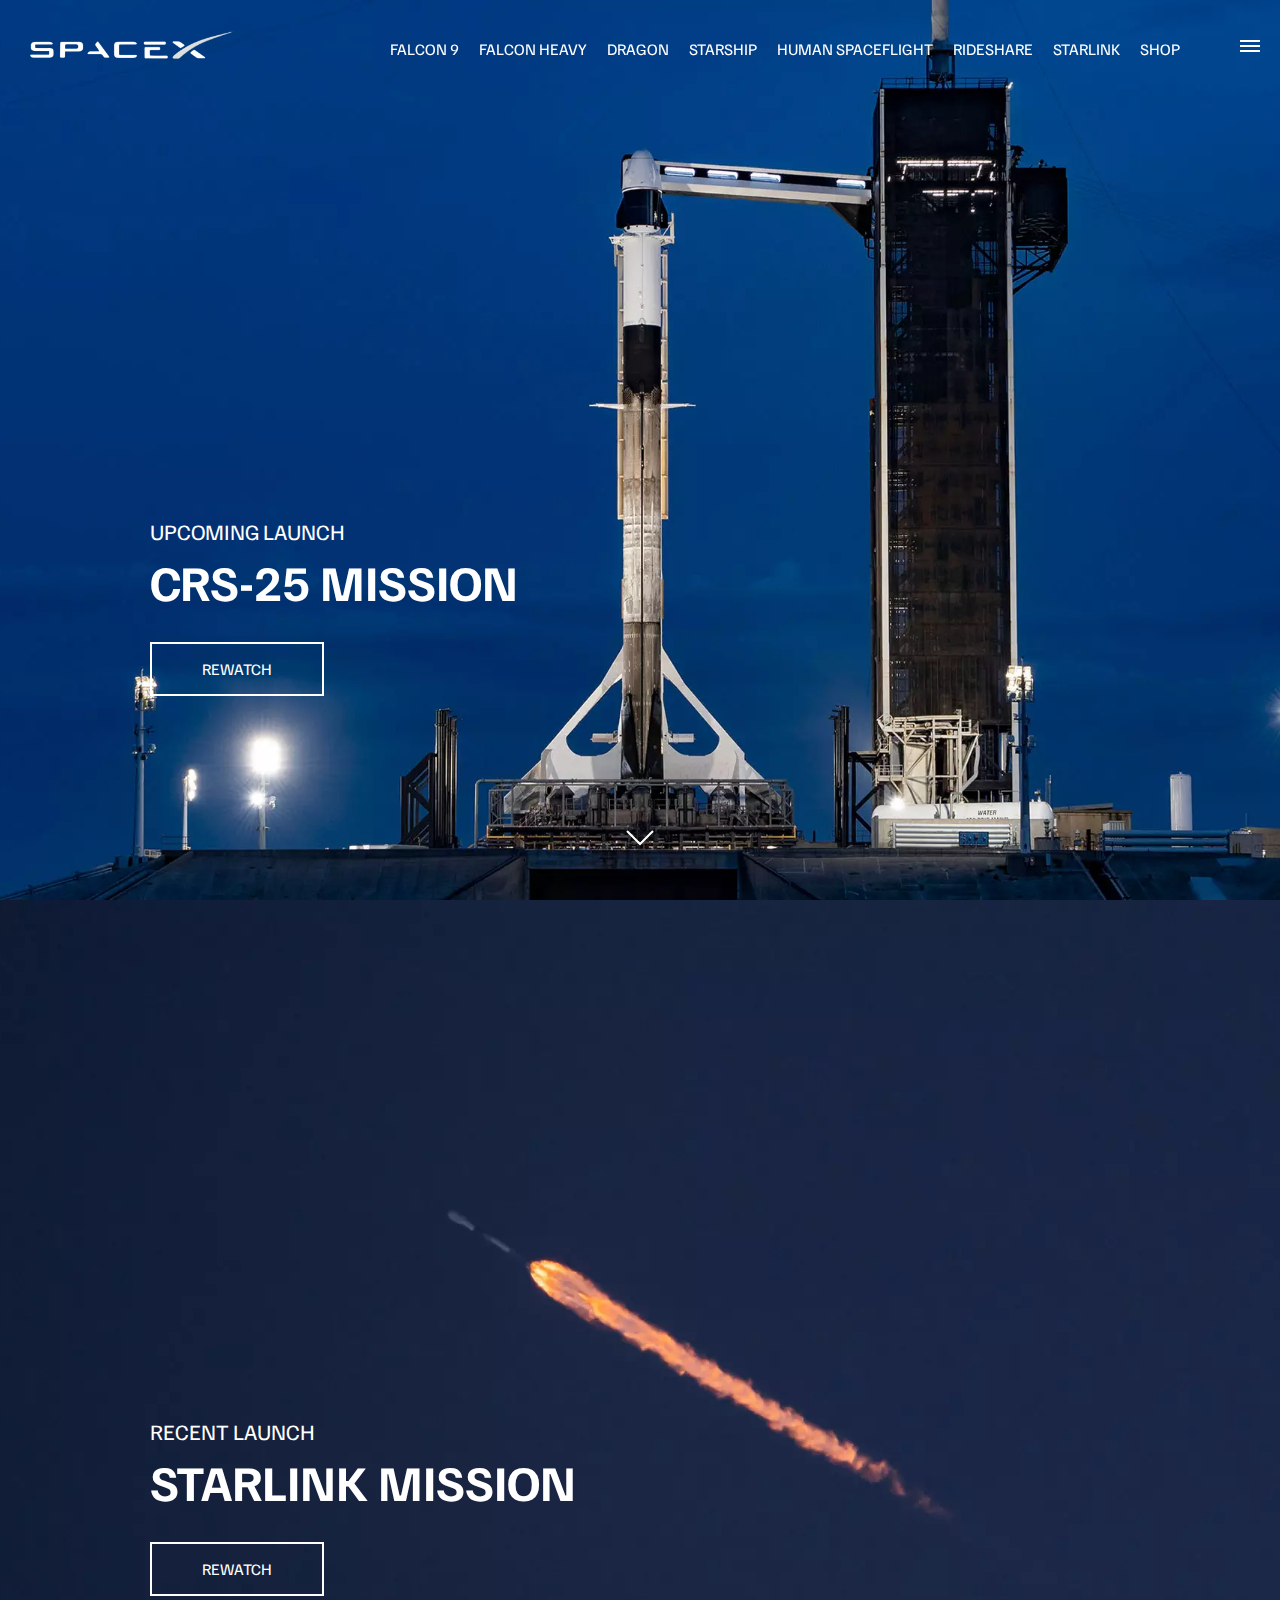
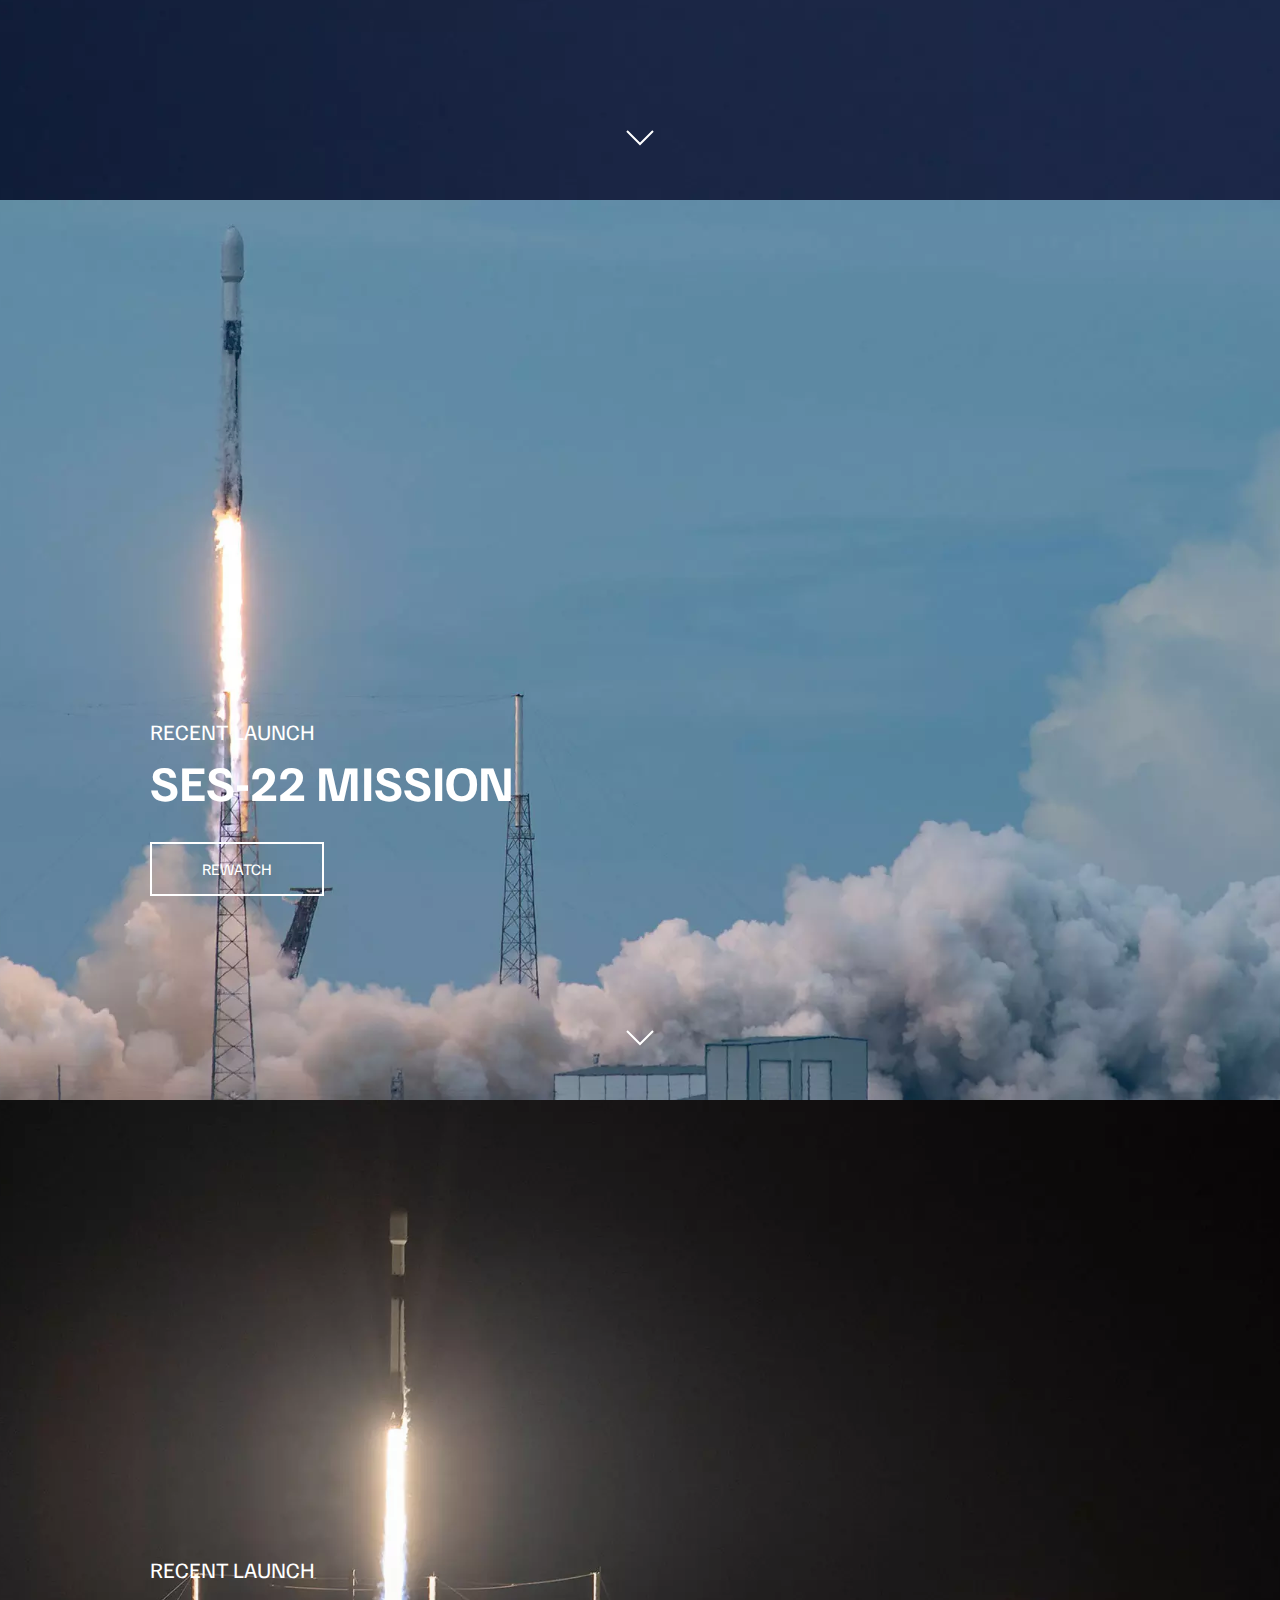
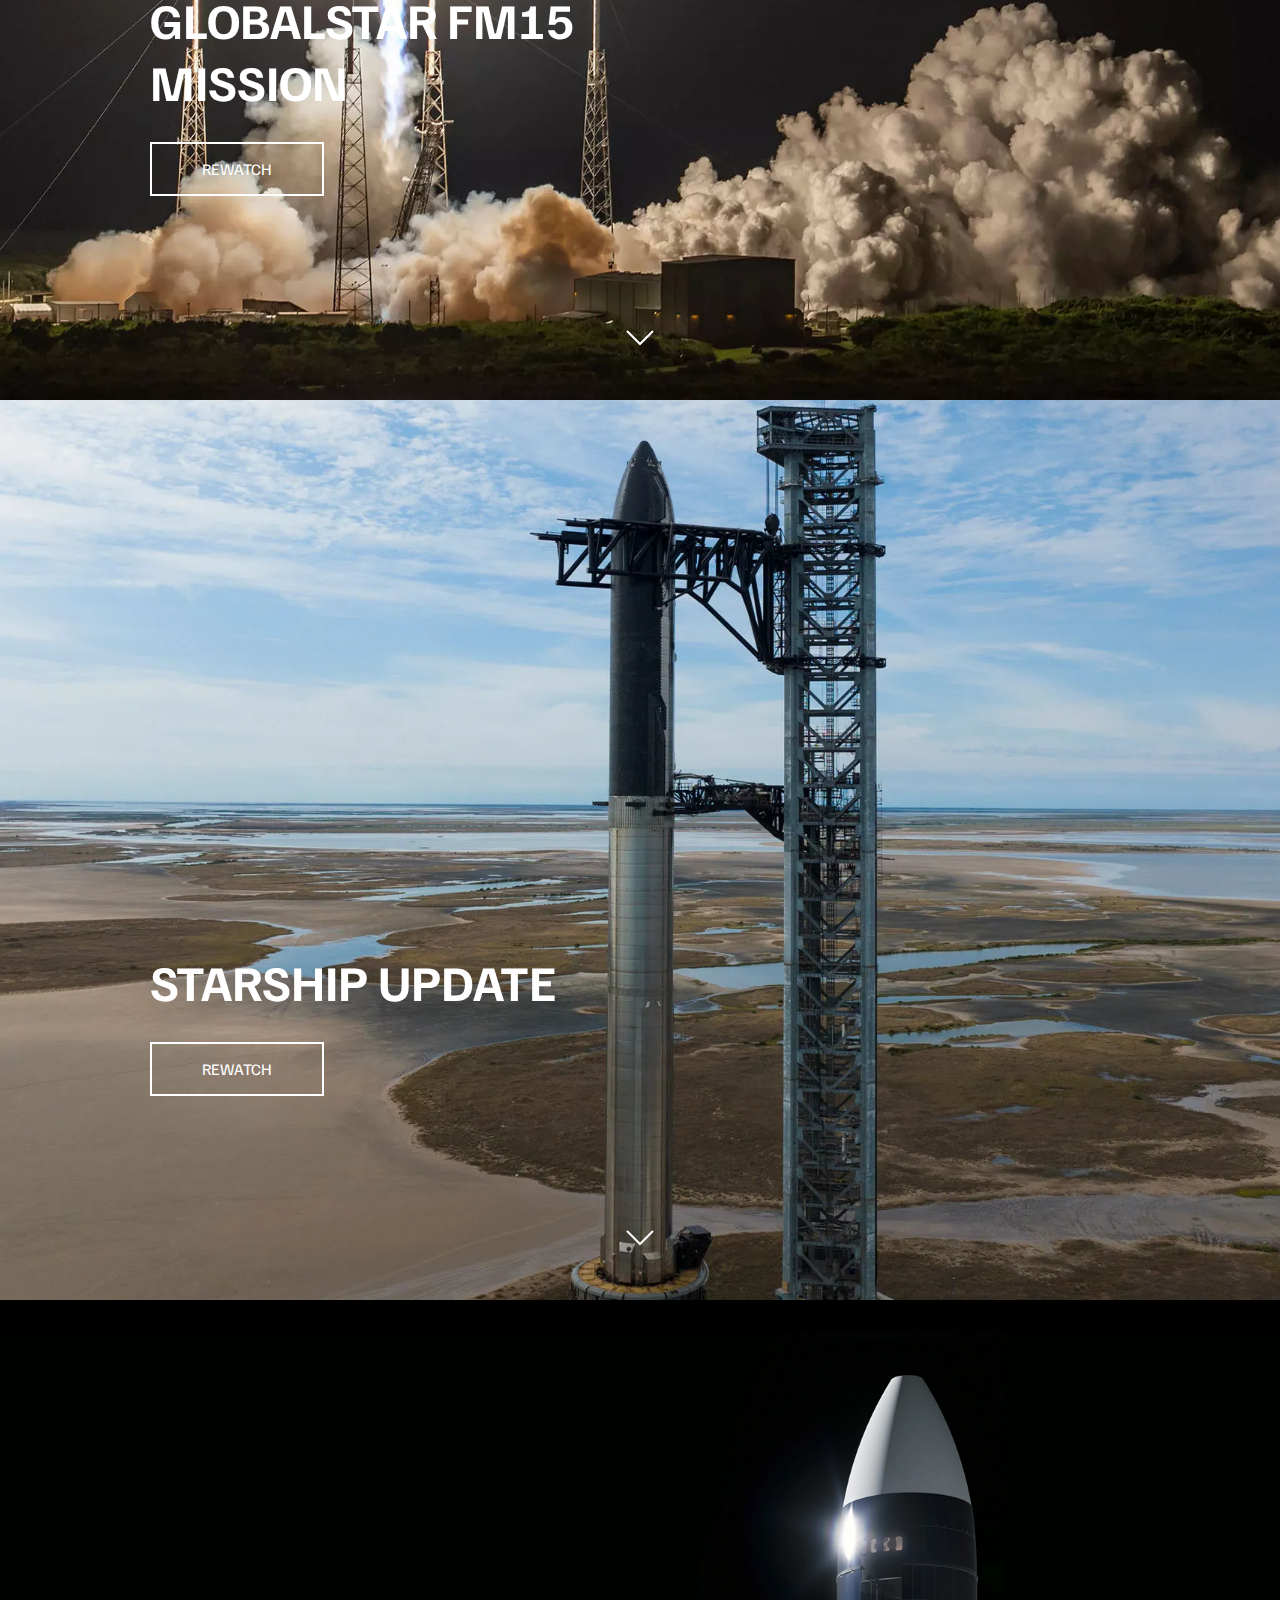
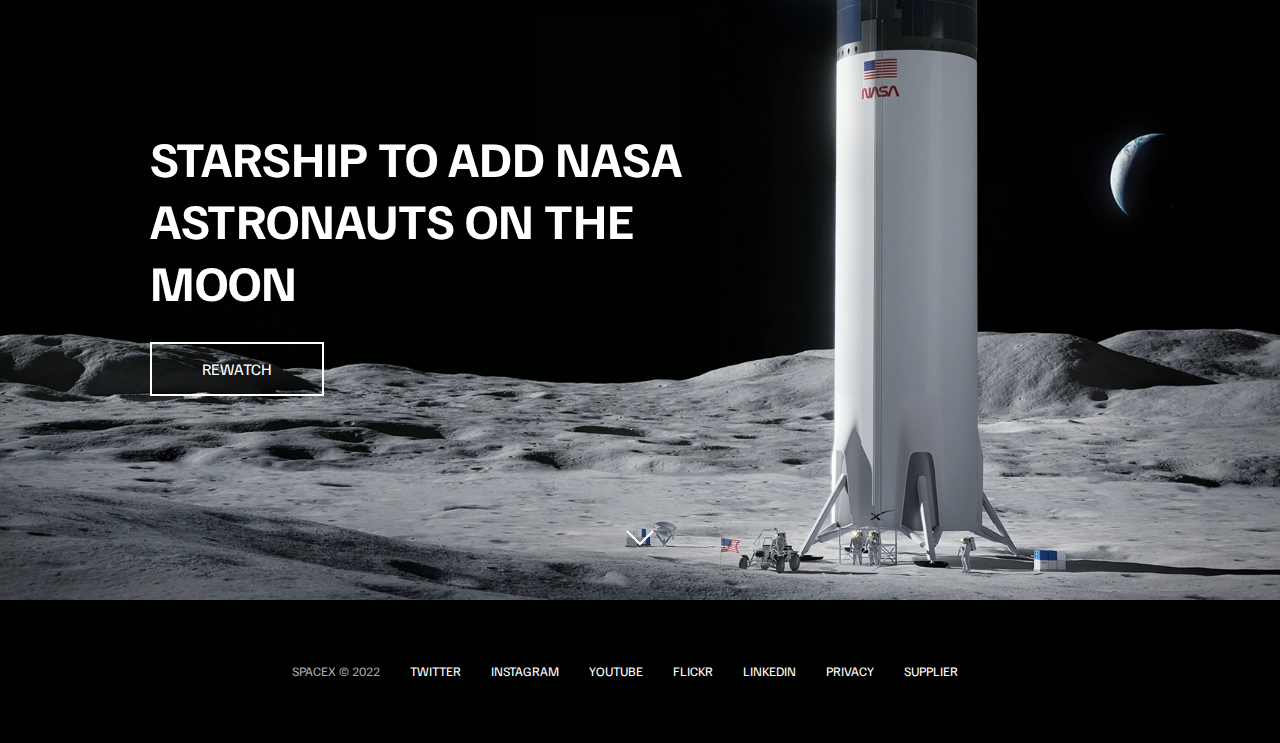
<file: index.html>
<!DOCTYPE html>
<html lang="en">
  <head>
    <meta charset="UTF-8" />
    <meta http-equiv="X-UA-Compatible" content="IE=edge" />
    <meta name="viewport" content="width=device-width, initial-scale=1.0" />
    <title>SpaceX Clone</title>
    <link rel="stylesheet" href="/css/style.css" />
  </head>
  <body>
    <!-- Overlay while click the hamburger menu -->

    <div id="overlay"></div>
    <div id="mobile-menu" class="mobile-main-menu">
      <ul>
        <li><a href="#">Mission</a></li>
        <li><a href="#">Launches</a></li>
        <li><a href="#">Careers</a></li>
        <li><a href="#">Updates</a></li>
        <li><a href="#">Shop</a></li>
        <li class="mobile-only"><a href="falcon9.html">Falcon 9</a></li>
        <li class="mobile-only">
          <a href="falcon-heavy.html">Falcon Heavy</a>
        </li>
        <li class="mobile-only"><a href="dragon.html">Dragon</a></li>
        <li class="mobile-only"><a href="#">Starship</a></li>
        <li class="mobile-only"><a href="#">Human Spaceflight</a></li>
        <li class="mobile-only"><a href="#">Rideshare</a></li>
        <li class="mobile-only"><a href="#">Starlink</a></li>
      </ul>
    </div>

    <!-- header logo and menu for desktop design -->
    <header class="main-header">
      <div class="logo">
        <a href="index.html"
          ><img src="img/logo.png" alt="SpaceX Logo Image"
        /></a>
      </div>
      <nav class="desktop-main-menu">
        <ul>
          <li><a href="falcon9.html">Falcon 9</a></li>
          <li><a href="falcon-heavy.html">Falcon Heavy</a></li>
          <li><a href="dragon.html">Dragon</a></li>
          <li><a href="#">Starship</a></li>
          <li><a href="#">Human Spaceflight</a></li>
          <li><a href="#">Rideshare</a></li>
          <li><a href="#">Starlink</a></li>
          <li><a href="#">Shop</a></li>
        </ul>
      </nav>
    </header>
    <!-- Hamburger Menu for Desktop design -->
    <button id="menu-btn" class="hamburger-menu" type="button">
      <span class="hamburger-top"></span>
      <span class="hamburger-middle"></span>
      <span class="hamburger-bottom"></span>
    </button>

    <!-- Section A -->
    <section class="section-a">
      <div class="section-inner">
        <h4>Upcoming Launch</h4>
        <h2>CRS-25 Mission</h2>
        <a class="btn animate">
          <span>Rewatch</span>
        </a>
      </div>
      <!-- Scroll Arrow -->

      <div class="scroll-arrow">
        <svg width="30px" height="20px">
          <path
            stroke="#ffffff"
            fill="none"
            stroke-width="2px"
            d="M2.000,5.000 L15.000,18.000 L28.000,5.000 "
          ></path>
        </svg>
      </div>
    </section>
    <!-- section B -->
    <section class="section-b">
      <div class="section-inner">
        <h4>Recent Launch</h4>
        <h2>Starlink Mission</h2>
        <a class="btn animate">
          <span>Rewatch</span>
        </a>
      </div>
      <!-- Scroll Arrow -->

      <div class="scroll-arrow">
        <svg width="30px" height="20px">
          <path
            stroke="#ffffff"
            fill="none"
            stroke-width="2px"
            d="M2.000,5.000 L15.000,18.000 L28.000,5.000 "
          ></path>
        </svg>
      </div>
    </section>
    <!-- section C -->
    <section class="section-c">
      <div class="section-inner">
        <h4>Recent Launch</h4>
        <h2>SES-22 Mission</h2>
        <a class="btn animate">
          <span>Rewatch</span>
        </a>
      </div>
      <!-- Scroll Arrow -->

      <div class="scroll-arrow">
        <svg width="30px" height="20px">
          <path
            stroke="#ffffff"
            fill="none"
            stroke-width="2px"
            d="M2.000,5.000 L15.000,18.000 L28.000,5.000 "
          ></path>
        </svg>
      </div>
    </section>
    <!-- section D -->
    <section class="section-d">
      <div class="section-inner">
        <h4>Recent Launch</h4>
        <h2>GlobalStar FM15 Mission</h2>
        <a class="btn animate">
          <span>Rewatch</span>
        </a>
      </div>
      <!-- Scroll Arrow -->

      <div class="scroll-arrow">
        <svg width="30px" height="20px">
          <path
            stroke="#ffffff"
            fill="none"
            stroke-width="2px"
            d="M2.000,5.000 L15.000,18.000 L28.000,5.000 "
          ></path>
        </svg>
      </div>
    </section>
    <!-- section E -->
    <section class="section-e">
      <div class="section-inner">
        <!-- <h4>Upcoming Launch</h4> -->
        <h2>StarShip update</h2>
        <a class="btn animate">
          <span>Rewatch</span>
        </a>
      </div>
      <!-- Scroll Arrow -->

      <div class="scroll-arrow">
        <svg width="30px" height="20px">
          <path
            stroke="#ffffff"
            fill="none"
            stroke-width="2px"
            d="M2.000,5.000 L15.000,18.000 L28.000,5.000 "
          ></path>
        </svg>
      </div>
    </section>
    <!-- section F -->
    <section class="section-f">
      <div class="section-inner">
        <!-- <h4>Upcoming Launch</h4> -->
        <h2>StarShip To Add NASA astronauts on the moon</h2>
        <a class="btn animate">
          <span>Rewatch</span>
        </a>
      </div>
      <!-- Scroll Arrow -->

      <div class="scroll-arrow">
        <svg width="30px" height="20px">
          <path
            stroke="#ffffff"
            fill="none"
            stroke-width="2px"
            d="M2.000,5.000 L15.000,18.000 L28.000,5.000 "
          ></path>
        </svg>
      </div>
    </section>

    <!-- Footer Section -->
    <footer>
      <ul>
        <li>SpaceX &copy; 2022</li>
        <li><a href="#">Twitter</a></li>
        <li><a href="#">Instagram</a></li>
        <li><a href="#">YouTube</a></li>
        <li><a href="#">Flickr</a></li>
        <li><a href="#">LinkedIn</a></li>
        <li><a href="#">privacy</a></li>
        <li><a href="#">Supplier</a></li>
      </ul>
    </footer>

    <script src="/js/script.js" defer></script>
  </body>
</html>
</file>
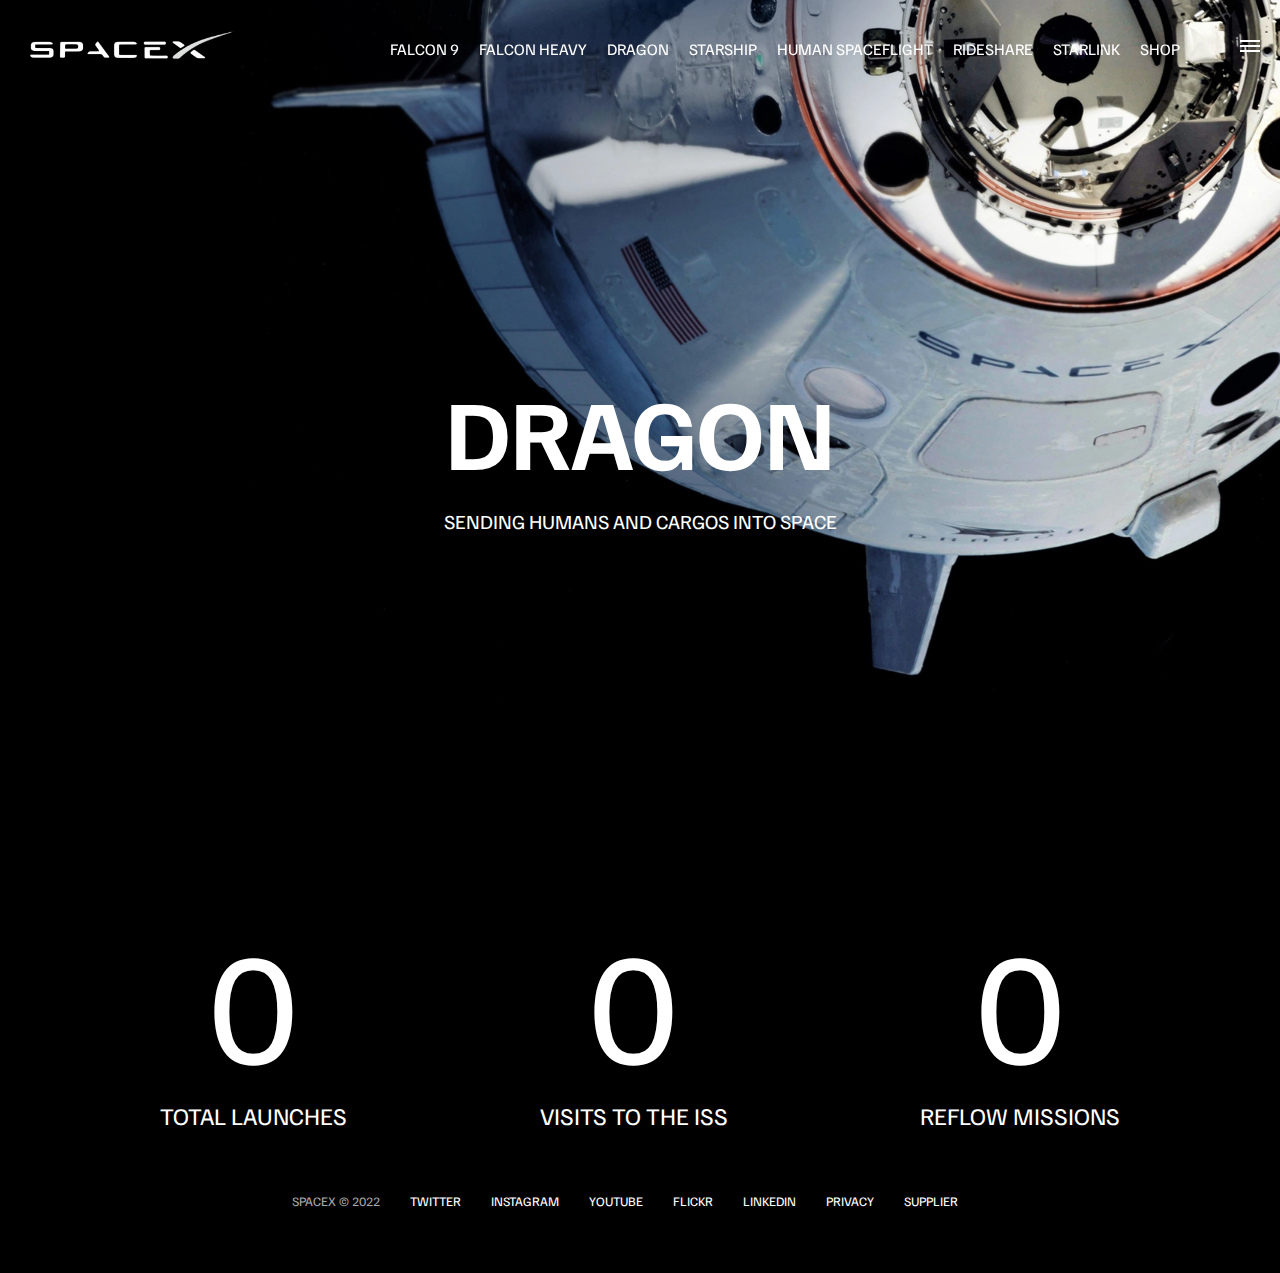
<file: dragon.html>
<!DOCTYPE html>
<html lang="en">
  <head>
    <meta charset="UTF-8" />
    <meta http-equiv="X-UA-Compatible" content="IE=edge" />
    <meta name="viewport" content="width=device-width, initial-scale=1.0" />
    <title>SpaceX - Dragon</title>
    <link rel="stylesheet" href="/css/style.css" />
  </head>
  <bod>
    <div id="overlay"></div>
    <div id="mobile-menu" class="mobile-main-menu">
      <ul>
        <li><a href="#">Mission</a></li>
        <li><a href="#">Launches</a></li>
        <li><a href="#">Careers</a></li>
        <li><a href="#">Updates</a></li>
        <li><a href="#">Shop</a></li>
        <li class="mobile-only"><a href="falcon9.html">Falcon 9</a></li>
        <li class="mobile-only">
          <a href="falcon-heavy.html">Falcon Heavy</a>
        </li>
        <li class="mobile-only"><a href="dragon.html">Dragon</a></li>
        <li class="mobile-only"><a href="#">Starship</a></li>
        <li class="mobile-only"><a href="#">Human Spaceflight</a></li>
        <li class="mobile-only"><a href="#">Rideshare</a></li>
        <li class="mobile-only"><a href="#">Starlink</a></li>
      </ul>
    </div>

    <!-- header logo and menu for desktop design -->
    <header class="main-header">
      <div class="logo">
        <a href="index.html"
          ><img src="img/logo.png" alt="SpaceX Logo Image"
        /></a>
      </div>
      <nav class="desktop-main-menu">
        <ul>
          <li><a href="falcon9.html">Falcon 9</a></li>
          <li><a href="falcon-heavy.html">Falcon Heavy</a></li>
          <li><a href="dragon.html">Dragon</a></li>
          <li><a href="#">Starship</a></li>
          <li><a href="#">Human Spaceflight</a></li>
          <li><a href="#">Rideshare</a></li>
          <li><a href="#">Starlink</a></li>
          <li><a href="#">Shop</a></li>
        </ul>
      </nav>
    </header>
    <!-- Hamburger Menu for Desktop design -->
    <button id="menu-btn" class="hamburger-menu" type="button">
      <span class="hamburger-top"></span>
      <span class="hamburger-middle"></span>
      <span class="hamburger-bottom"></span>
    </button>

    <!-- falcon9 background section  -->

    <section class="section-animate bg-dragon"></section>
    <div class="section-inner-center">
        <h3>Dragon</h3>
        <p>Sending humans and cargos into space</p>
    </div>

    <!-- falcon 9 stats secton -->

    <div class="stats">
        <div>
            <span class="counter" data-target="34">0</span>
            <h4>Total Launches</h4>
        </div>
        <div>
            <span class="counter" data-target="31">0</span>
            <h4>Visits to the ISS</h4>
        </div>
        <div>
            <span class="counter" data-target="13">0</span>
            <h4>Reflow Missions</h4>
        </div>
    </div>

    <footer>
      <ul>
        <li>SpaceX &copy; 2022</li>
        <li><a href="#">Twitter</a></li>
        <li><a href="#">Instagram</a></li>
        <li><a href="#">YouTube</a></li>
        <li><a href="#">Flickr</a></li>
        <li><a href="#">LinkedIn</a></li>
        <li><a href="#">privacy</a></li>
        <li><a href="#">Supplier</a></li>
      </ul>
    </footer>

    <script src="/js/script.js"></script>
  </body>
</html>
</file>
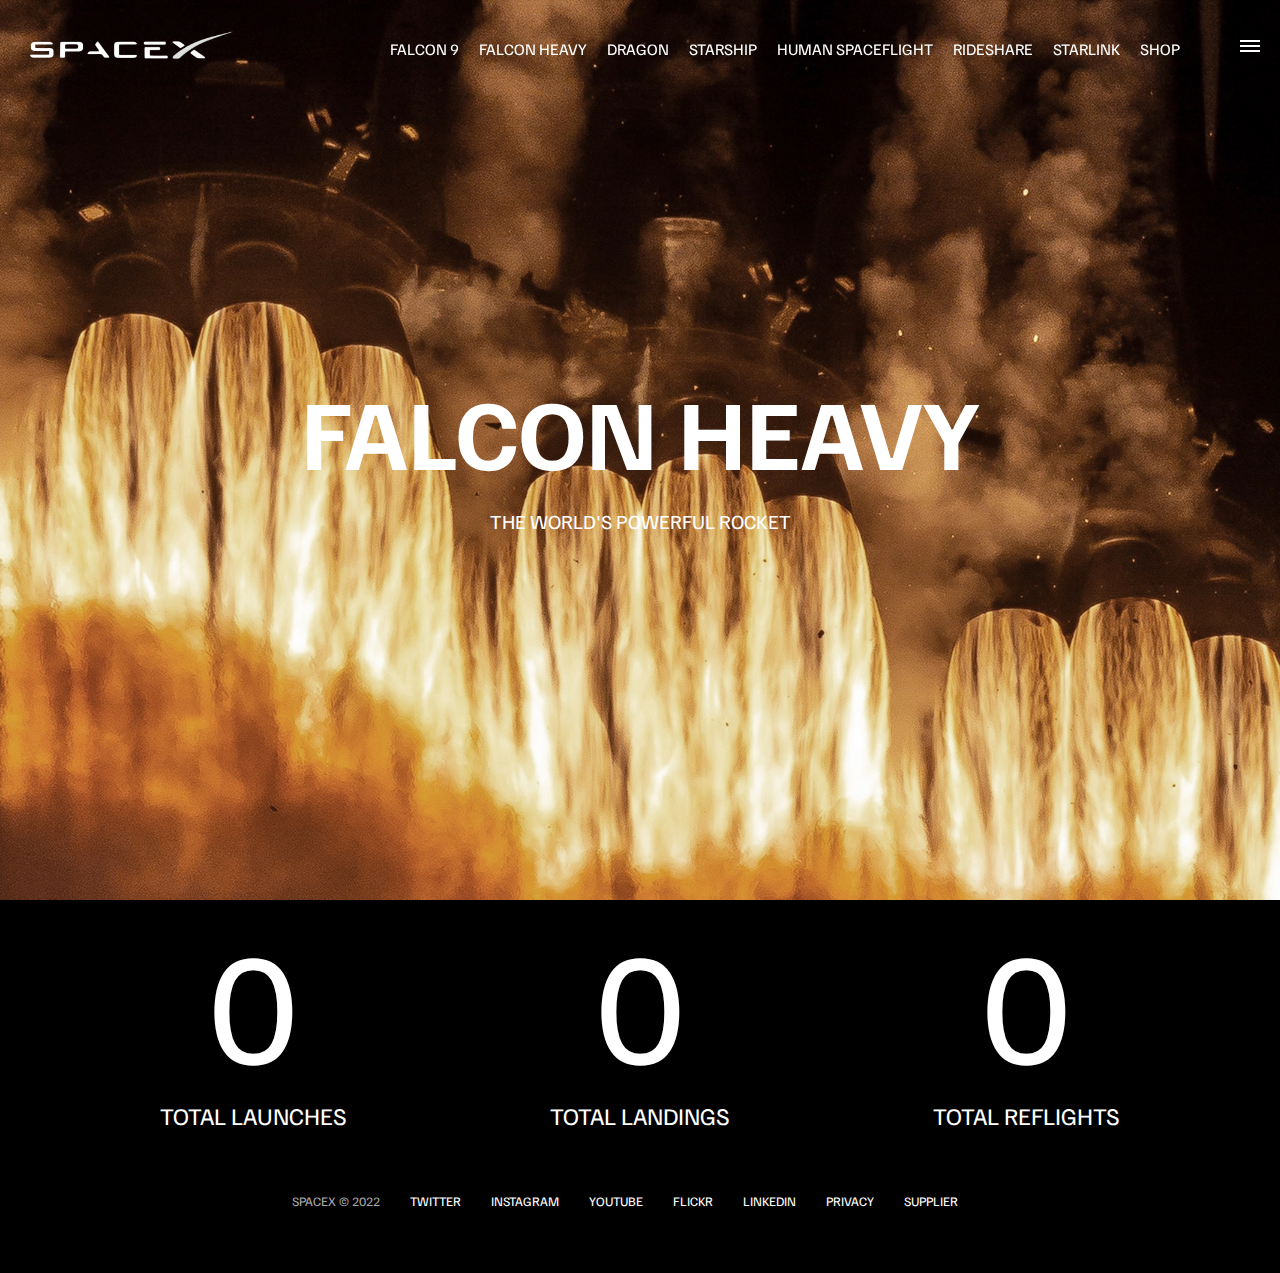
<file: falcon-heavy.html>
<!DOCTYPE html>
<html lang="en">
  <head>
    <meta charset="UTF-8" />
    <meta http-equiv="X-UA-Compatible" content="IE=edge" />
    <meta name="viewport" content="width=device-width, initial-scale=1.0" />
    <title>SpaceX - Falcon Heavy</title>
    <link rel="stylesheet" href="/css/style.css" />
  </head>
  <bod>
    <div id="overlay"></div>
    <div id="mobile-menu" class="mobile-main-menu">
      <ul>
        <li><a href="#">Mission</a></li>
        <li><a href="#">Launches</a></li>
        <li><a href="#">Careers</a></li>
        <li><a href="#">Updates</a></li>
        <li><a href="#">Shop</a></li>
        <li class="mobile-only"><a href="falcon9.html">Falcon 9</a></li>
        <li class="mobile-only">
          <a href="falcon-heavy.html">Falcon Heavy</a>
        </li>
        <li class="mobile-only"><a href="dragon.html">Dragon</a></li>
        <li class="mobile-only"><a href="#">Starship</a></li>
        <li class="mobile-only"><a href="#">Human Spaceflight</a></li>
        <li class="mobile-only"><a href="#">Rideshare</a></li>
        <li class="mobile-only"><a href="#">Starlink</a></li>
      </ul>
    </div>

    <!-- header logo and menu for desktop design -->
    <header class="main-header">
      <div class="logo">
        <a href="index.html"
          ><img src="img/logo.png" alt="SpaceX Logo Image"
        /></a>
      </div>
      <nav class="desktop-main-menu">
        <ul>
          <li><a href="falcon9.html">Falcon 9</a></li>
          <li><a href="falcon-heavy.html">Falcon Heavy</a></li>
          <li><a href="dragon.html">Dragon</a></li>
          <li><a href="#">Starship</a></li>
          <li><a href="#">Human Spaceflight</a></li>
          <li><a href="#">Rideshare</a></li>
          <li><a href="#">Starlink</a></li>
          <li><a href="#">Shop</a></li>
        </ul>
      </nav>
    </header>
    <!-- Hamburger Menu for Desktop design -->
    <button id="menu-btn" class="hamburger-menu" type="button">
      <span class="hamburger-top"></span>
      <span class="hamburger-middle"></span>
      <span class="hamburger-bottom"></span>
    </button>

    <!-- falcon9 background section  -->

    <section class="section-animate bg-falcon-heavy"></section>
    <div class="section-inner-center">
        <h3>Falcon Heavy</h3>
        <p>The World's Powerful Rocket</p>
    </div>

    <!-- falcon 9 stats secton -->

    <div class="stats">
        <div>
            <span class="counter" data-target="3">0</span>
            <h4>Total Launches</h4>
        </div>
        <div>
            <span class="counter" data-target="7">0</span>
            <h4>Total Landings</h4>
        </div>
        <div>
            <span class="counter" data-target="4">0</span>
            <h4>Total Reflights</h4>
        </div>
    </div>

    <footer>
      <ul>
        <li>SpaceX &copy; 2022</li>
        <li><a href="#">Twitter</a></li>
        <li><a href="#">Instagram</a></li>
        <li><a href="#">YouTube</a></li>
        <li><a href="#">Flickr</a></li>
        <li><a href="#">LinkedIn</a></li>
        <li><a href="#">privacy</a></li>
        <li><a href="#">Supplier</a></li>
      </ul>
    </footer>

    <script src="/js/script.js"></script>
  </body>
</html>
</file>
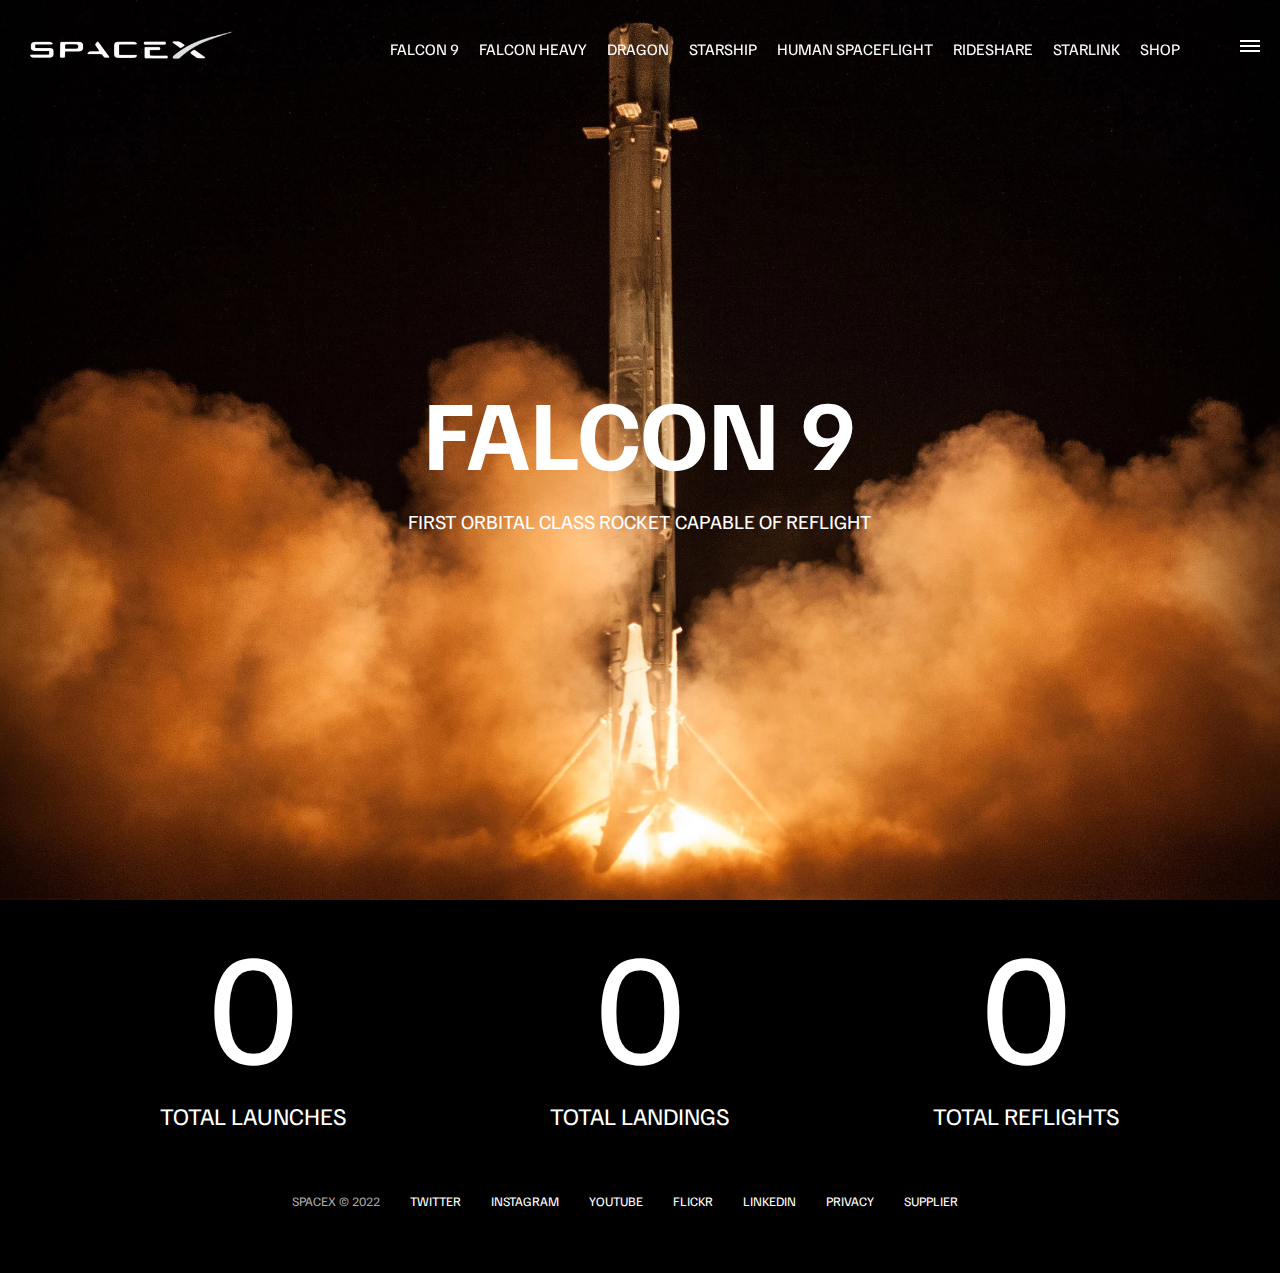
<file: falcon9.html>
<!DOCTYPE html>
<html lang="en">
  <head>
    <meta charset="UTF-8" />
    <meta http-equiv="X-UA-Compatible" content="IE=edge" />
    <meta name="viewport" content="width=device-width, initial-scale=1.0" />
    <title>SpaceX- falcon9</title>
    <link rel="stylesheet" href="/css/style.css" />
  </head>
  <bod>
    <div id="overlay"></div>
    <div id="mobile-menu" class="mobile-main-menu">
      <ul>
        <li><a href="#">Mission</a></li>
        <li><a href="#">Launches</a></li>
        <li><a href="#">Careers</a></li>
        <li><a href="#">Updates</a></li>
        <li><a href="#">Shop</a></li>
        <li class="mobile-only"><a href="falcon9.html">Falcon 9</a></li>
        <li class="mobile-only">
          <a href="falcon-heavy.html">Falcon Heavy</a>
        </li>
        <li class="mobile-only"><a href="dragon.html">Dragon</a></li>
        <li class="mobile-only"><a href="#">Starship</a></li>
        <li class="mobile-only"><a href="#">Human Spaceflight</a></li>
        <li class="mobile-only"><a href="#">Rideshare</a></li>
        <li class="mobile-only"><a href="#">Starlink</a></li>
      </ul>
    </div>

    <!-- header logo and menu for desktop design -->
    <header class="main-header">
      <div class="logo">
        <a href="index.html"
          ><img src="img/logo.png" alt="SpaceX Logo Image"
        /></a>
      </div>
      <nav class="desktop-main-menu">
        <ul>
          <li><a href="falcon9.html">Falcon 9</a></li>
          <li><a href="falcon-heavy.html">Falcon Heavy</a></li>
          <li><a href="dragon.html">Dragon</a></li>
          <li><a href="#">Starship</a></li>
          <li><a href="#">Human Spaceflight</a></li>
          <li><a href="#">Rideshare</a></li>
          <li><a href="#">Starlink</a></li>
          <li><a href="#">Shop</a></li>
        </ul>
      </nav>
    </header>
    <!-- Hamburger Menu for Desktop design -->
    <button id="menu-btn" class="hamburger-menu" type="button">
      <span class="hamburger-top"></span>
      <span class="hamburger-middle"></span>
      <span class="hamburger-bottom"></span>
    </button>

    <!-- falcon9 background section  -->

    <section class="section-animate bg-falcon-9"></section>
    <div class="section-inner-center">
        <h3>Falcon 9</h3>
        <p>First orbital class rocket capable of reflight </p>
    </div>

    <!-- falcon 9 stats secton -->

    <div class="stats">
        <div>
            <span class="counter" data-target="3">0</span>
            <h4>Total Launches</h4>
        </div>
        <div>
            <span class="counter" data-target="7">0</span>
            <h4>Total Landings</h4>
        </div>
        <div>
            <span class="counter" data-target="4">0</span>
            <h4>Total Reflights</h4>
        </div>
    </div>

    <footer>
      <ul>
        <li>SpaceX &copy; 2022</li>
        <li><a href="#">Twitter</a></li>
        <li><a href="#">Instagram</a></li>
        <li><a href="#">YouTube</a></li>
        <li><a href="#">Flickr</a></li>
        <li><a href="#">LinkedIn</a></li>
        <li><a href="#">privacy</a></li>
        <li><a href="#">Supplier</a></li>
      </ul>
    </footer>

    <script src="/js/script.js"></script>
  </body>
</html>
</file>
<file: css/style.css>
@import url("https://fonts.googleapis.com/css2?family=Familjen+Grotesk:wght@400;600;700&display=swap");

*,
*::before,
*::after {
  margin: 0;
  padding: 0;
  box-sizing: border-box;
}

body {
  font-family: "Familjen Grotesk", sans-serif;
  background: #000;
  color: #fff;
}

/* Nav list  */

a {
  text-decoration: none;
  color: #fff;
}

ul {
  list-style: none;
}

/* Header and navbar */

.main-header {
  position: fixed;
  top: 0;
  left: 0;
  width: 100%;
  z-index: 3;
  display: flex;
  justify-content: space-between;
  align-items: center;
  text-transform: uppercase;
  height: 100px;
  padding: 0 30px;
}

/* logo */

.logo {
  width: 210px;
  height: auto;
}

.logo img {
  width: 100%;
  height: auto;
  display: block;
}

/* Desktop Navigation Menu */

.desktop-main-menu {
  margin-right: 50px;
}

.desktop-main-menu ul {
  display: flex;
}

.desktop-main-menu ul li {
  position: relative;
  margin-right: 20px;
  padding-bottom: 2px;
}

/* Menu Item Bottom Border */

.desktop-main-menu ul li a::after {
  content: "";
  position: absolute;
  bottom: 0;
  left: 0;
  width: 100%;
  height: 1px;
  background-color: #fff;
  transform: scaleX(0);
  transition: transform 0.6s cubic-bezier(0.19, 1, 0.22, 1);
  transform-origin: right center;
}

.desktop-main-menu ul li a:hover::after {
  transform: scaleX(1);
  transform-origin: left center;
  transition-duration: 0.4s;
}

/* sections */

section {
  position: relative;
  height: 100vh;
  background-position: center center;
  background-repeat: no-repeat;
  background-size: cover;
  text-transform: uppercase;
}

.section-inner {
  /* background-color: red; */
  position: absolute;
  bottom: 200px;
  left: 150px;
  max-width: 560px;
}

.section-inner h4 {
  font-size: 22px;
  margin-bottom: 5px;
  font-weight: 300;
  animation: fadeInUp 0.5s ease-in-out;
}

.section-inner h2 {
  font-size: 50px;
  margin-bottom: 20px;
  font-weight: 700;
  animation: fadeInUp 0.5s ease-in-out 0.2s;
  animation-fill-mode: both;
}

.section-inner a {
  animation: fadeInUp 0.5s ease-in-out 0.4s;
  animation-fill-mode: both;
}

/* Section A - background Image */

.section-a {
  background-image: url("/img/section-a.webp");
}

.section-b {
  background-image: url("/img/section-b.webp");
}

.section-c {
  background-image: url("/img/section-c.webp");
}

.section-d {
  background-image: url("/img/section-d.webp");
}

.section-e {
  background-image: url("/img/section-e.webp");
}

.section-f {
  background-image: url("/img/section-f.webp");
}

/* Rewatch button */
.btn {
  position: relative;
  display: inline-block;
  cursor: pointer;
  text-align: center;
  min-width: 130px;
  padding: 15px 50px;
  margin-top: 10px;
  border: 2px solid white;
  text-transform: uppercase;
  overflow: hidden;
  font-weight: 400;
}

.btn::before {
  position: absolute;
  content: "hey";
  left: 0;
  bottom: 0;
  background-color: white;
  height: 100%;
  width: 100%;
  transform: scaleY(0);
  transform-origin: top;
  transition: transform 0.4s cubic-bezier(0.23, 1, 0.32, 1);
}

.btn:hover::before {
  transform: scaleY(1);
  transform-origin: bottom;
}
.btn span {
  position: relative;
}

.btn:hover span {
  color: black;
}

/* Scroll Arrow  */

.scroll-arrow {
  position: absolute;
  bottom: 50px;
  left: 50%;
  transform: translateX(-50%);
  animation: fadebounce 4.9s infinite;
}

/* Footer Section */

footer {
  position: relative;
  padding: 55px 0;
}

footer ul {
  display: flex;
  justify-content: center;
  align-items: center;
  flex-wrap: wrap;
}

footer ul li {
  margin-right: 30px;
  color: #aaa;
  text-transform: uppercase;
  font-size: 13px;
  line-height: 2.5;
}

footer ul li a {
  color: #fff;
  transition: color 0.6s;
}

footer ul li a:hover {
  color: #aaa;
}

/* Hamburger Menu for desktop design */
.hamburger-menu {
  position: fixed;
  top: 40px;
  right: 20px;
  z-index: 10;
  cursor: pointer;
  width: 20px;
  height: 20px;
  background: none;
  border: none;
}

.hamburger-top,
.hamburger-middle,
.hamburger-bottom {
  position: absolute;
  width: 20px;
  height: 2px;
  top: 0;
  left: 0;
  background-color: #fff;
  transition: all 0.5s;
}

.hamburger-middle {
  transform: translateY(5px);
}

.hamburger-bottom {
  transform: translateY(10px);
}

/* Transtion hamburger to X while open the menu */
.open {
  transform: rotate(90deg);
}

.open .hamburger-top {
  transform: rotate(45deg) translateY(6px) translateX(6px);
}

.open .hamburger-middle {
  display: none;
}

.open .hamburger-bottom {
  transform: rotate(-45deg) translateY(6px) translateX(-6px);
}

/* overlay while click menu - desktop design */

.overlay-show {
  position: fixed;
  top: 0;
  left: 0;
  width: 100%;
  height: 100%;
  background-color: rgba(0, 0, 0, 0.5);
  z-index: 3;
}

/* stop body scroll */

.stop-scrolling {
  overflow: hidden;
}

/* hide mobile menu items in desktop view*/

.mobile-only {
  display: none;
}

/* Mobile Menu */

.mobile-main-menu {
  position: fixed;
  top: 0;
  right: 0;
  background: #000;
  width: 350px;
  height: 100%;
  z-index: 4;
  display: flex;
  justify-content: center;
  align-items: center;
  transform: translateX(100%);
  transition: transform 0.6s cubic-bezier(0.19, 1, 0.22, 1);
}

/* Bring menu from right */

.show-menu {
  transform: translateX(0);
}

/* hide overlay and menu item while scrolling
.hide-overlay {
  visibility: hidden;
  opacity: 0;
} */

.mobile-main-menu ul {
  display: flex;
  flex-direction: column;
  justify-content: center;
  align-items: end;

  padding: 50px;
  width: 100%;
}

.mobile-main-menu ul li {
  margin-bottom: 20px;
  font-size: 18px;
  text-transform: uppercase;
  border-bottom: 1px dotted #555;
  width: 100%;
  text-align: right;
  padding-bottom: 8px;
}

.mobile-main-menu ul li a {
  color: #fff;
  transition: color 0.6s;
}
.mobile-main-menu ul li a:hover {
  color: #aaa;
}

/* inner pages background and inner text animation */
.bg-falcon-9 {
  background-image: url("/img/falcon-9.webp");
}

.bg-falcon-heavy {
  background-image: url("/img/falcon-heavy.webp");
}

.bg-dragon {
  background-image: url("/img/dragon.webp");
}

.section-animate {
  animation: fadeIn 2s ease-in-out;
}

.section-inner-center {
  position: absolute;
  top: 50%;
  left: 50%;
  transform: translate(-50%, -50%);
  text-transform: uppercase;
  text-align: center;
  width: 80%;
}

.section-inner-center h3 {
  font-size: 100px;
  margin-bottom: 15px;
  animation: fadeInUp 0.5s ease-in-out;
}

.section-inner-center p {
  font-size: 20px;

  animation: fadeInUp 0.5s ease-in-out 0.2s;
  animation-fill-mode: both;
}

/* falcon9.html stats div */

.stats {
  max-width: 960px;
  margin: 0 auto;
  display: flex;
  align-items: center;
  justify-content: space-between;
  text-transform: uppercase;
  text-align: center;
}

.stats div span {
  font-size: 160px;
}

.stats div h4 {
  font-size: 24px;
  font-weight: 300;
}
/* Animation */

/* Home Page Animations */

@keyframes fadeInUp {
  0% {
    opacity: 0;
    transform: translateY(140px);
  }
  100% {
    opacity: 1;
    transform: translateY(0);
  }
}

@keyframes fadebounce {
  0%,
  20%,
  50%,
  80%,
  100% {
    opacity: 0;
    transform: translateY(-20px);
  }
  40% {
    opacity: 1;
    transform: translateY(0);
  }
}

/* falcon9.html animations */

@keyframes fadeIn {
  0% {
    opacity: 0;
  }
  100% {
    opacity: 1;
  }
}

/* Media queries */

@media (max-width: 960px) {
  .desktop-main-menu {
    display: none;
  }

  /* show mobile menu item in mobile view */
  .mobile-only {
    display: block;
  }

  .section-inner-center h3 {
    font-size: 75px;
  }
}

@media (max-width: 600px) {
  .section-inner {
    bottom: 75px;
    left: 20px;
  }
  .section-inner h2 {
    font-size: 40px;
  }
  .logo {
    width: 130px;
    margin: auto;
  }

  footer ul li:first-child {
    position: absolute;
    top: 30px;
    left: 50%;
    transform: translate(-50%, -50%);
  }
  footer ul li {
    margin-right: 10px;
  }

  /* falcon9.html section inner center */

  .section-inner-center {
    width: 80%;
  }
  .section-inner-center h3 {
    font-size: 50px;
  }

  /* falcon9 pagees stats section */

  .stats {
    flex-direction: column;
  }

  .stats div {
    margin-bottom: 20px;
  }
}
</file>
